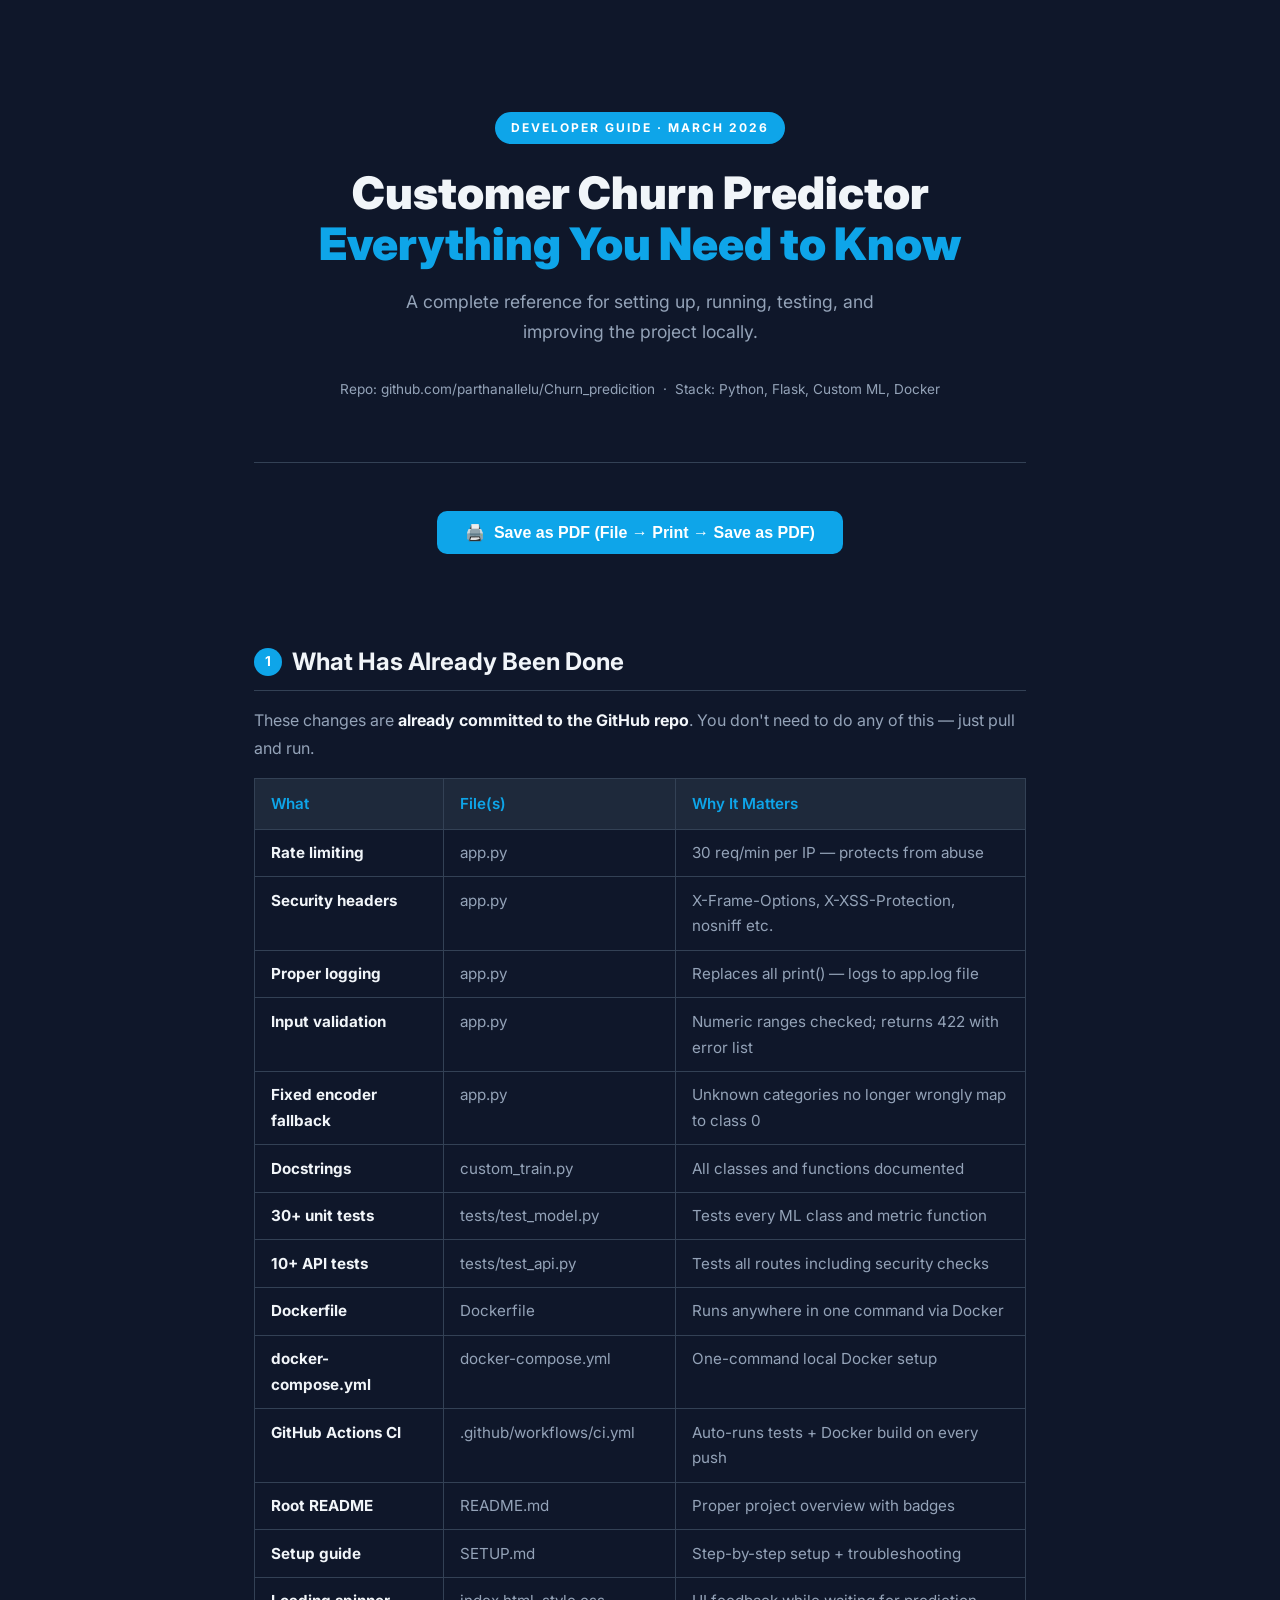
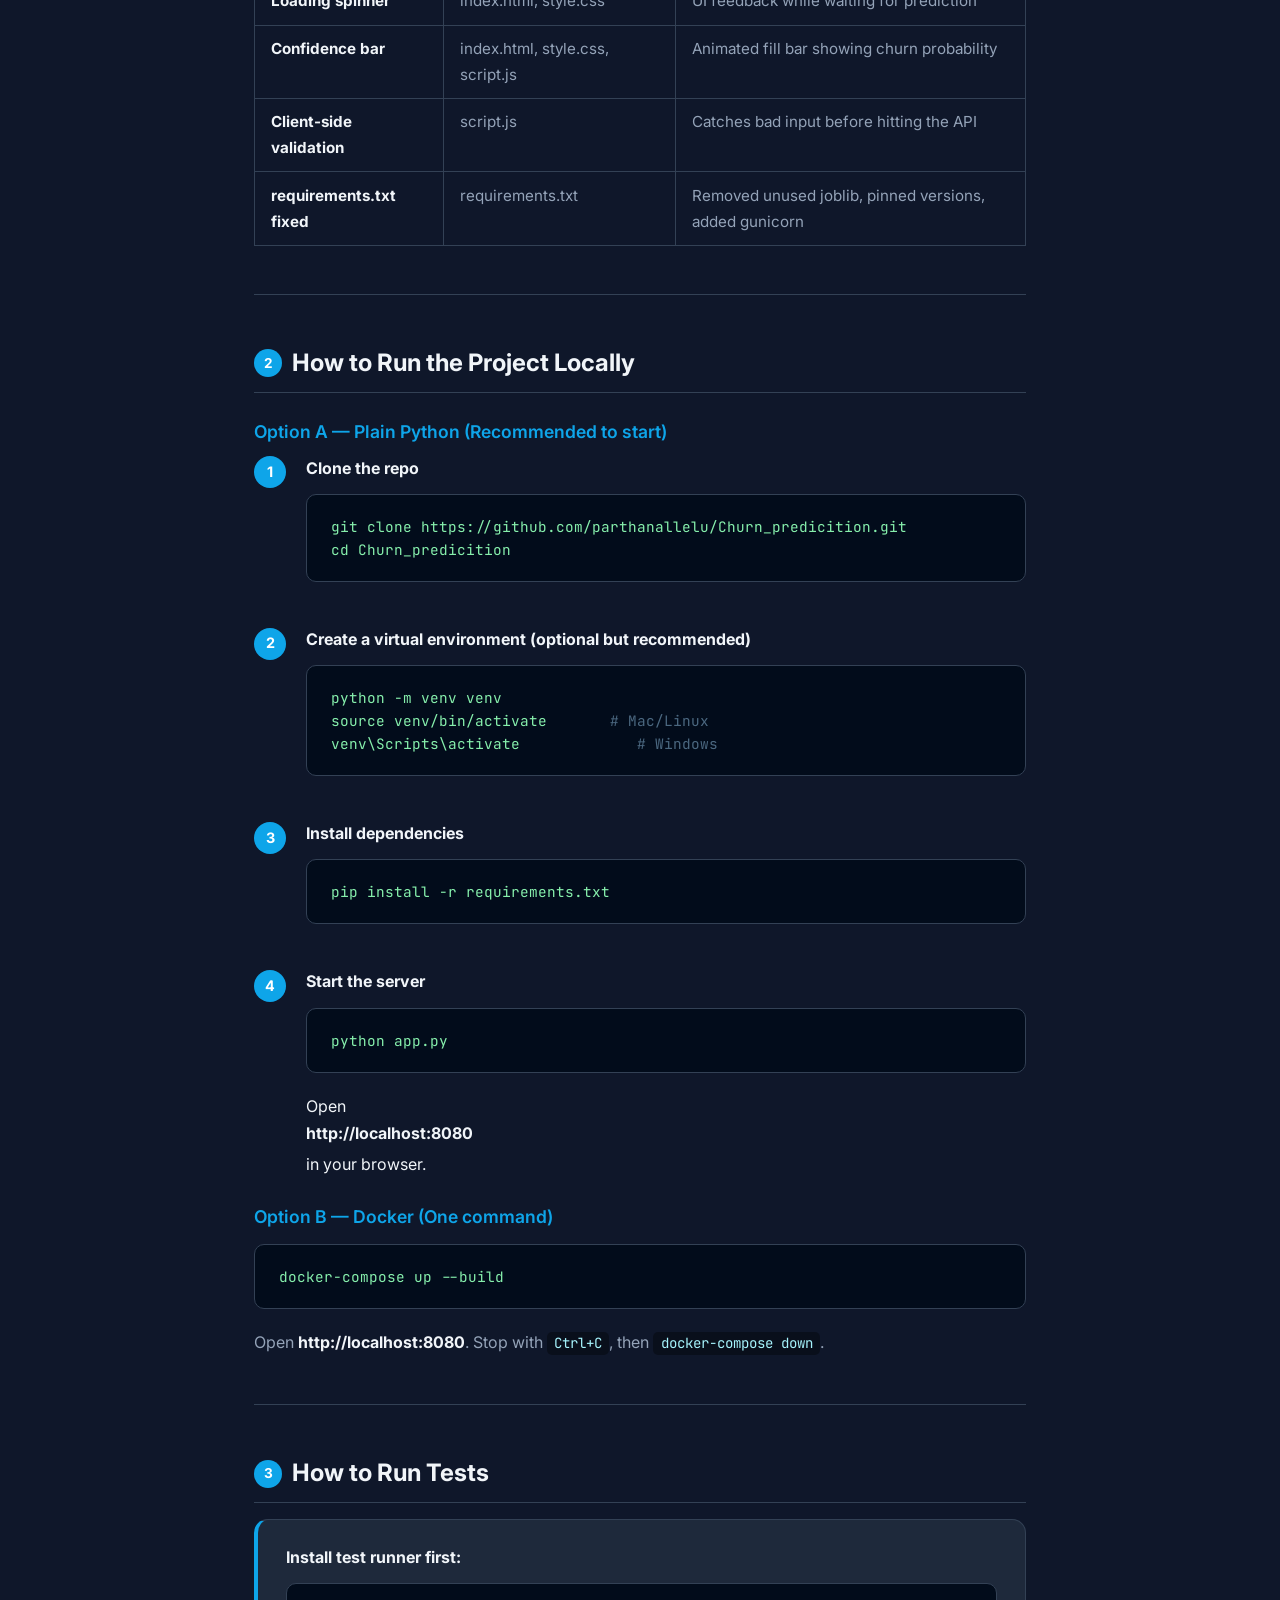
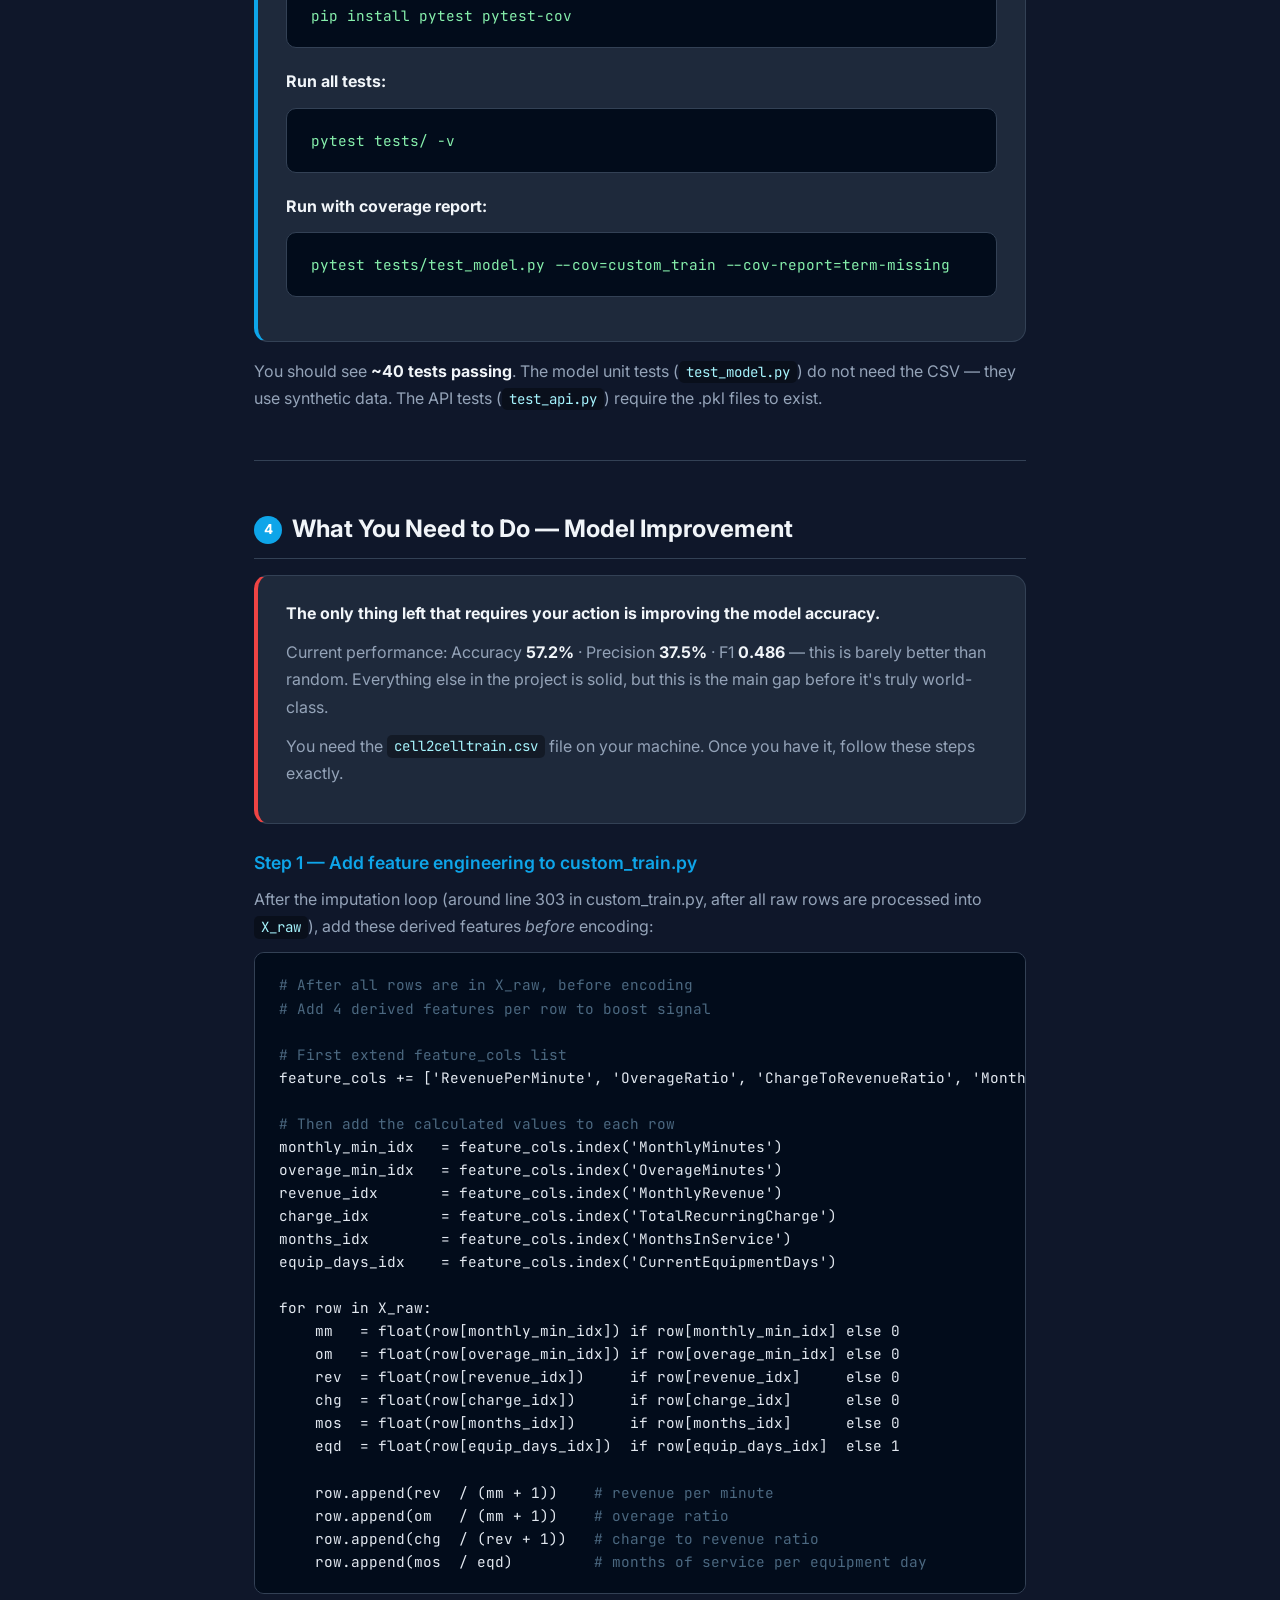
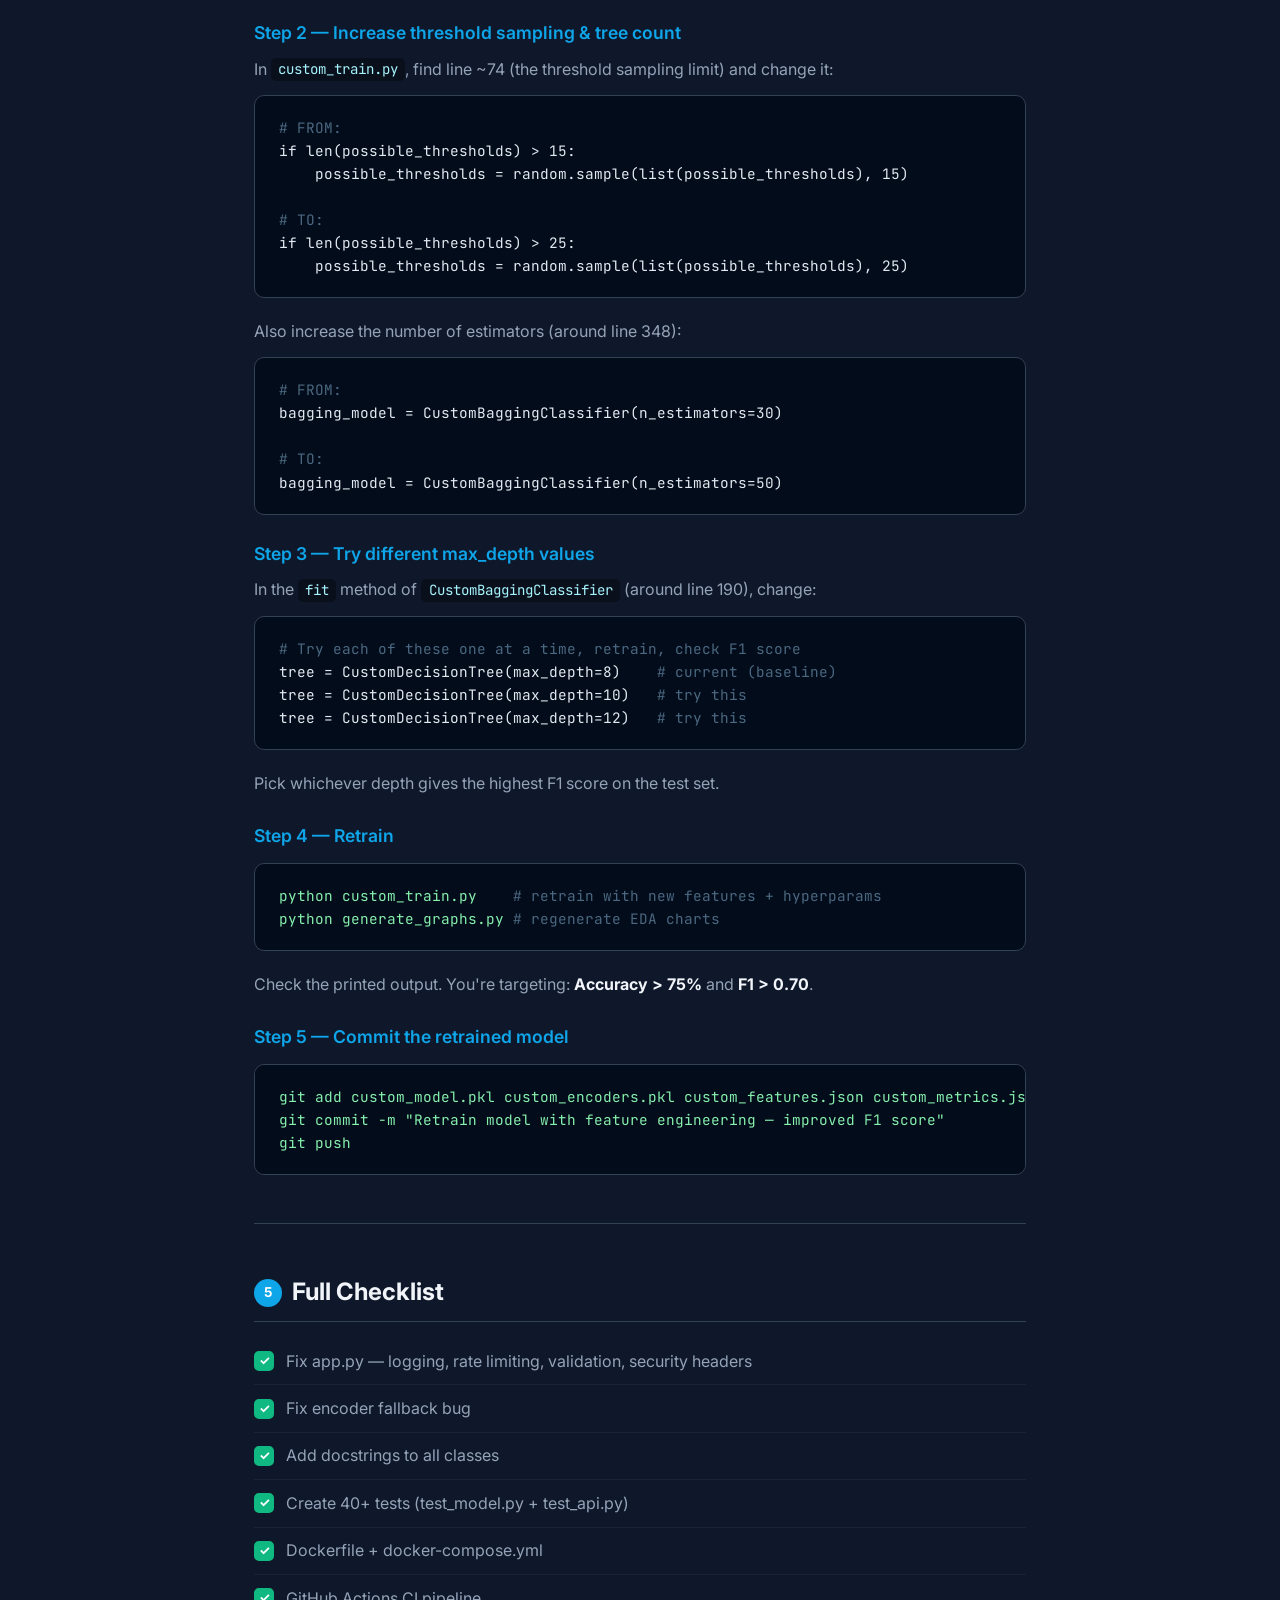
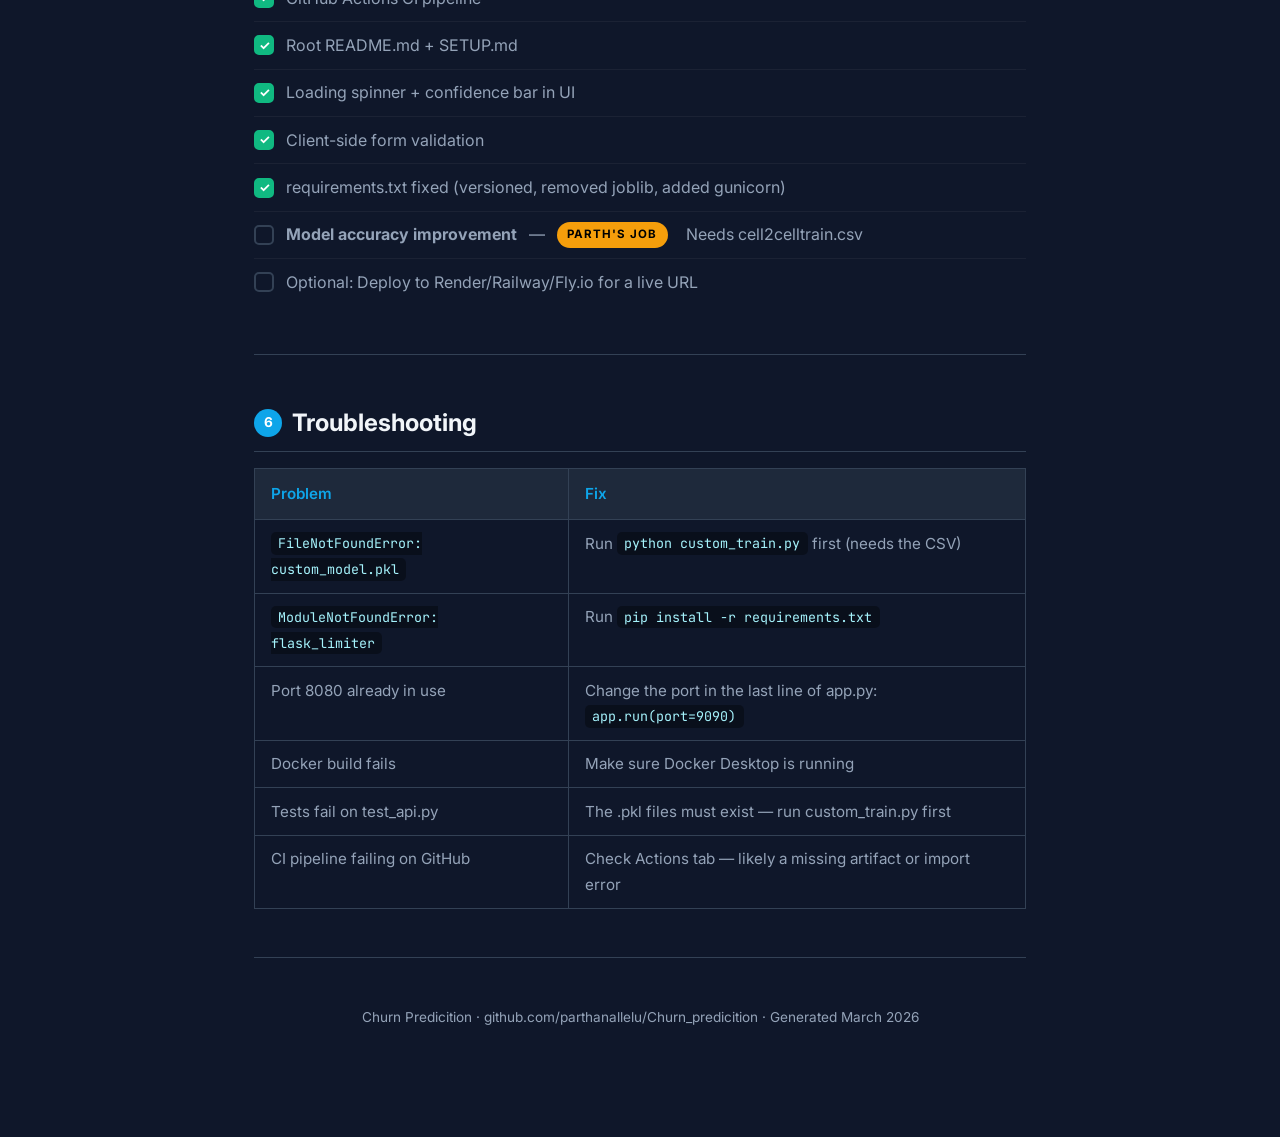
<file: FOR_PARTH.html>
<!DOCTYPE html>
<html lang="en">
<head>
<meta charset="UTF-8"/>
<meta name="viewport" content="width=device-width, initial-scale=1.0"/>
<title>Churn Predictor — Parth's Guide</title>
<style>
  @import url('https://fonts.googleapis.com/css2?family=Inter:wght@400;600;700;900&family=JetBrains+Mono:wght@400;600&display=swap');

  :root {
    --blue: #0ea5e9;
    --green: #10b981;
    --red: #ef4444;
    --yellow: #f59e0b;
    --dark: #0f172a;
    --mid: #1e293b;
    --border: #334155;
    --text: #f1f5f9;
    --muted: #94a3b8;
  }

  * { box-sizing: border-box; margin: 0; padding: 0; }

  body {
    font-family: 'Inter', system-ui, sans-serif;
    background: var(--dark);
    color: var(--text);
    padding: 3rem 4rem;
    max-width: 900px;
    margin: 0 auto;
    line-height: 1.7;
  }

  @media print {
    body { background: white; color: black; padding: 1.5rem; }
    .no-print { display: none; }
    .card { border: 1px solid #ccc; background: #f9f9f9; }
    code, pre { background: #f0f0f0 !important; color: #333 !important; }
    h1, h2, h3 { color: #0f172a !important; }
    .tag { color: white !important; }
  }

  /* ── Cover ── */
  .cover {
    text-align: center;
    padding: 4rem 0 3rem;
    border-bottom: 1px solid var(--border);
    margin-bottom: 3rem;
  }
  .cover .badge {
    display: inline-block;
    background: var(--blue);
    color: white;
    font-size: 0.75rem;
    font-weight: 700;
    letter-spacing: 2px;
    text-transform: uppercase;
    padding: 0.35rem 1rem;
    border-radius: 100px;
    margin-bottom: 1.5rem;
  }
  .cover h1 {
    font-size: 2.8rem;
    font-weight: 900;
    line-height: 1.15;
    margin-bottom: 1rem;
  }
  .cover h1 span { color: var(--blue); }
  .cover .subtitle {
    font-size: 1.1rem;
    color: var(--muted);
    max-width: 540px;
    margin: 0 auto 2rem;
  }
  .cover .meta {
    font-size: 0.85rem;
    color: var(--muted);
  }

  /* ── Print button ── */
  .print-btn {
    display: inline-flex;
    align-items: center;
    gap: 0.5rem;
    background: var(--blue);
    color: white;
    border: none;
    padding: 0.75rem 1.75rem;
    border-radius: 10px;
    font-size: 1rem;
    font-weight: 600;
    cursor: pointer;
    margin-bottom: 3rem;
    transition: background 0.2s;
  }
  .print-btn:hover { background: #0284c7; }

  /* ── Sections ── */
  h2 {
    font-size: 1.5rem;
    font-weight: 700;
    margin: 2.5rem 0 1rem;
    padding-bottom: 0.5rem;
    border-bottom: 1px solid var(--border);
    display: flex;
    align-items: center;
    gap: 0.6rem;
  }
  h2 .num {
    background: var(--blue);
    color: white;
    font-size: 0.85rem;
    font-weight: 700;
    width: 28px; height: 28px;
    border-radius: 50%;
    display: inline-flex;
    align-items: center;
    justify-content: center;
    flex-shrink: 0;
  }
  h3 {
    font-size: 1.1rem;
    font-weight: 600;
    color: var(--blue);
    margin: 1.5rem 0 0.5rem;
  }

  p { margin-bottom: 0.75rem; color: var(--muted); }
  p strong { color: var(--text); }

  /* ── Cards ── */
  .card {
    background: var(--mid);
    border: 1px solid var(--border);
    border-radius: 14px;
    padding: 1.5rem 1.75rem;
    margin: 1rem 0;
  }
  .card.green { border-left: 4px solid var(--green); }
  .card.yellow { border-left: 4px solid var(--yellow); }
  .card.red { border-left: 4px solid var(--red); }
  .card.blue { border-left: 4px solid var(--blue); }

  /* ── Code ── */
  code {
    font-family: 'JetBrains Mono', monospace;
    background: rgba(0,0,0,0.35);
    padding: 0.15rem 0.45rem;
    border-radius: 5px;
    font-size: 0.88em;
    color: #a5f3fc;
  }
  pre {
    font-family: 'JetBrains Mono', monospace;
    background: #020c1b;
    border: 1px solid var(--border);
    border-radius: 10px;
    padding: 1.25rem 1.5rem;
    margin: 0.75rem 0 1.25rem;
    overflow-x: auto;
    font-size: 0.9rem;
    color: #e2e8f0;
    line-height: 1.6;
  }
  pre .comment { color: #4b6880; }
  pre .cmd { color: #86efac; }

  /* ── Steps ── */
  .steps { counter-reset: step; }
  .step {
    display: flex;
    gap: 1.25rem;
    margin-bottom: 1.5rem;
    align-items: flex-start;
  }
  .step-num {
    counter-increment: step;
    background: var(--blue);
    color: white;
    font-weight: 700;
    font-size: 0.9rem;
    min-width: 32px; height: 32px;
    border-radius: 50%;
    display: flex;
    align-items: center;
    justify-content: center;
    flex-shrink: 0;
    margin-top: 0.1rem;
  }
  .step-body { flex: 1; }
  .step-body strong { display: block; margin-bottom: 0.25rem; color: var(--text); }

  /* ── Tags ── */
  .tag {
    display: inline-block;
    font-size: 0.72rem;
    font-weight: 700;
    letter-spacing: 1px;
    text-transform: uppercase;
    padding: 0.2rem 0.65rem;
    border-radius: 100px;
    margin-right: 0.4rem;
  }
  .tag-done   { background: var(--green);  color: #fff; }
  .tag-parth  { background: var(--yellow); color: #000; }
  .tag-easy   { background: #6366f1;       color: #fff; }

  /* ── Table ── */
  table { width: 100%; border-collapse: collapse; margin: 1rem 0; font-size: 0.95rem; }
  th { background: var(--mid); color: var(--blue); font-weight: 600; text-align: left; padding: 0.75rem 1rem; border: 1px solid var(--border); }
  td { padding: 0.65rem 1rem; border: 1px solid var(--border); color: var(--muted); vertical-align: top; }
  td strong { color: var(--text); }
  tr:hover td { background: rgba(255,255,255,0.02); }

  /* ── Checklist ── */
  .checklist { list-style: none; padding: 0; }
  .checklist li {
    padding: 0.6rem 0;
    border-bottom: 1px solid rgba(255,255,255,0.05);
    display: flex;
    align-items: center;
    gap: 0.75rem;
    color: var(--muted);
  }
  .checklist li:last-child { border-bottom: none; }
  .check-box {
    width: 20px; height: 20px;
    border: 2px solid var(--border);
    border-radius: 5px;
    flex-shrink: 0;
  }
  .check-done {
    background: var(--green);
    border-color: var(--green);
    display: flex; align-items: center; justify-content: center;
  }
  .check-done::after { content: '✓'; color: white; font-size: 0.8rem; font-weight: 700; }

  .divider { border: none; border-top: 1px solid var(--border); margin: 3rem 0; }
</style>
</head>
<body>

<!-- Cover -->
<div class="cover">
  <div class="badge">Developer Guide · March 2026</div>
  <h1>Customer Churn Predictor<br><span>Everything You Need to Know</span></h1>
  <p class="subtitle">A complete reference for setting up, running, testing, and improving the project locally.</p>
  <p class="meta">Repo: github.com/parthanallelu/Churn_predicition &nbsp;·&nbsp; Stack: Python, Flask, Custom ML, Docker</p>
</div>

<!-- Print button -->
<div class="no-print" style="text-align:center">
  <button class="print-btn" onclick="window.print()">
    🖨️ &nbsp;Save as PDF (File → Print → Save as PDF)
  </button>
</div>

<!-- SECTION 1 -->
<h2><span class="num">1</span> What Has Already Been Done</h2>
<p>These changes are <strong>already committed to the GitHub repo</strong>. You don't need to do any of this — just pull and run.</p>

<table>
  <thead><tr><th>What</th><th>File(s)</th><th>Why It Matters</th></tr></thead>
  <tbody>
    <tr><td><strong>Rate limiting</strong></td><td>app.py</td><td>30 req/min per IP — protects from abuse</td></tr>
    <tr><td><strong>Security headers</strong></td><td>app.py</td><td>X-Frame-Options, X-XSS-Protection, nosniff etc.</td></tr>
    <tr><td><strong>Proper logging</strong></td><td>app.py</td><td>Replaces all print() — logs to app.log file</td></tr>
    <tr><td><strong>Input validation</strong></td><td>app.py</td><td>Numeric ranges checked; returns 422 with error list</td></tr>
    <tr><td><strong>Fixed encoder fallback</strong></td><td>app.py</td><td>Unknown categories no longer wrongly map to class 0</td></tr>
    <tr><td><strong>Docstrings</strong></td><td>custom_train.py</td><td>All classes and functions documented</td></tr>
    <tr><td><strong>30+ unit tests</strong></td><td>tests/test_model.py</td><td>Tests every ML class and metric function</td></tr>
    <tr><td><strong>10+ API tests</strong></td><td>tests/test_api.py</td><td>Tests all routes including security checks</td></tr>
    <tr><td><strong>Dockerfile</strong></td><td>Dockerfile</td><td>Runs anywhere in one command via Docker</td></tr>
    <tr><td><strong>docker-compose.yml</strong></td><td>docker-compose.yml</td><td>One-command local Docker setup</td></tr>
    <tr><td><strong>GitHub Actions CI</strong></td><td>.github/workflows/ci.yml</td><td>Auto-runs tests + Docker build on every push</td></tr>
    <tr><td><strong>Root README</strong></td><td>README.md</td><td>Proper project overview with badges</td></tr>
    <tr><td><strong>Setup guide</strong></td><td>SETUP.md</td><td>Step-by-step setup + troubleshooting</td></tr>
    <tr><td><strong>Loading spinner</strong></td><td>index.html, style.css</td><td>UI feedback while waiting for prediction</td></tr>
    <tr><td><strong>Confidence bar</strong></td><td>index.html, style.css, script.js</td><td>Animated fill bar showing churn probability</td></tr>
    <tr><td><strong>Client-side validation</strong></td><td>script.js</td><td>Catches bad input before hitting the API</td></tr>
    <tr><td><strong>requirements.txt fixed</strong></td><td>requirements.txt</td><td>Removed unused joblib, pinned versions, added gunicorn</td></tr>
  </tbody>
</table>

<hr class="divider"/>

<!-- SECTION 2 -->
<h2><span class="num">2</span> How to Run the Project Locally</h2>

<h3>Option A — Plain Python (Recommended to start)</h3>
<div class="steps">
  <div class="step">
    <div class="step-num"></div>
    <div class="step-body">
      <strong>Clone the repo</strong>
      <pre><span class="cmd">git clone https://github.com/parthanallelu/Churn_predicition.git
cd Churn_predicition</span></pre>
    </div>
  </div>
  <div class="step">
    <div class="step-num"></div>
    <div class="step-body">
      <strong>Create a virtual environment (optional but recommended)</strong>
      <pre><span class="cmd">python -m venv venv
source venv/bin/activate</span>       <span class="comment"># Mac/Linux</span>
<span class="cmd">venv\Scripts\activate</span>             <span class="comment"># Windows</span></pre>
    </div>
  </div>
  <div class="step">
    <div class="step-num"></div>
    <div class="step-body">
      <strong>Install dependencies</strong>
      <pre><span class="cmd">pip install -r requirements.txt</span></pre>
    </div>
  </div>
  <div class="step">
    <div class="step-num"></div>
    <div class="step-body">
      <strong>Start the server</strong>
      <pre><span class="cmd">python app.py</span></pre>
      Open <strong>http://localhost:8080</strong> in your browser.
    </div>
  </div>
</div>

<h3>Option B — Docker (One command)</h3>
<pre><span class="cmd">docker-compose up --build</span></pre>
<p>Open <strong>http://localhost:8080</strong>. Stop with <code>Ctrl+C</code>, then <code>docker-compose down</code>.</p>

<hr class="divider"/>

<!-- SECTION 3 -->
<h2><span class="num">3</span> How to Run Tests</h2>

<div class="card blue">
  <p><strong>Install test runner first:</strong></p>
  <pre><span class="cmd">pip install pytest pytest-cov</span></pre>
  <p><strong>Run all tests:</strong></p>
  <pre><span class="cmd">pytest tests/ -v</span></pre>
  <p><strong>Run with coverage report:</strong></p>
  <pre><span class="cmd">pytest tests/test_model.py --cov=custom_train --cov-report=term-missing</span></pre>
</div>

<p>You should see <strong>~40 tests passing</strong>. The model unit tests (<code>test_model.py</code>) do not need the CSV — they use synthetic data. The API tests (<code>test_api.py</code>) require the .pkl files to exist.</p>

<hr class="divider"/>

<!-- SECTION 4 — PARTH'S JOB -->
<h2><span class="num">4</span> What You Need to Do — Model Improvement</h2>

<div class="card red">
  <p><strong>The only thing left that requires your action is improving the model accuracy.</strong></p>
  <p>Current performance: Accuracy <strong>57.2%</strong> · Precision <strong>37.5%</strong> · F1 <strong>0.486</strong> — this is barely better than random. Everything else in the project is solid, but this is the main gap before it's truly world-class.</p>
  <p>You need the <code>cell2celltrain.csv</code> file on your machine. Once you have it, follow these steps exactly.</p>
</div>

<h3>Step 1 — Add feature engineering to custom_train.py</h3>
<p>After the imputation loop (around line 303 in custom_train.py, after all raw rows are processed into <code>X_raw</code>), add these derived features <em>before</em> encoding:</p>

<pre><span class="comment"># After all rows are in X_raw, before encoding
# Add 4 derived features per row to boost signal</span>

<span class="comment"># First extend feature_cols list</span>
feature_cols += ['RevenuePerMinute', 'OverageRatio', 'ChargeToRevenueRatio', 'MonthsPerDay']

<span class="comment"># Then add the calculated values to each row</span>
monthly_min_idx   = feature_cols.index('MonthlyMinutes')
overage_min_idx   = feature_cols.index('OverageMinutes')
revenue_idx       = feature_cols.index('MonthlyRevenue')
charge_idx        = feature_cols.index('TotalRecurringCharge')
months_idx        = feature_cols.index('MonthsInService')
equip_days_idx    = feature_cols.index('CurrentEquipmentDays')

for row in X_raw:
    mm   = float(row[monthly_min_idx]) if row[monthly_min_idx] else 0
    om   = float(row[overage_min_idx]) if row[overage_min_idx] else 0
    rev  = float(row[revenue_idx])     if row[revenue_idx]     else 0
    chg  = float(row[charge_idx])      if row[charge_idx]      else 0
    mos  = float(row[months_idx])      if row[months_idx]      else 0
    eqd  = float(row[equip_days_idx])  if row[equip_days_idx]  else 1

    row.append(rev  / (mm + 1))    <span class="comment"># revenue per minute</span>
    row.append(om   / (mm + 1))    <span class="comment"># overage ratio</span>
    row.append(chg  / (rev + 1))   <span class="comment"># charge to revenue ratio</span>
    row.append(mos  / eqd)         <span class="comment"># months of service per equipment day</span></pre>

<h3>Step 2 — Increase threshold sampling &amp; tree count</h3>
<p>In <code>custom_train.py</code>, find line ~74 (the threshold sampling limit) and change it:</p>
<pre><span class="comment"># FROM:</span>
if len(possible_thresholds) > 15:
    possible_thresholds = random.sample(list(possible_thresholds), 15)

<span class="comment"># TO:</span>
if len(possible_thresholds) > 25:
    possible_thresholds = random.sample(list(possible_thresholds), 25)</pre>

<p>Also increase the number of estimators (around line 348):</p>
<pre><span class="comment"># FROM:</span>
bagging_model = CustomBaggingClassifier(n_estimators=30)

<span class="comment"># TO:</span>
bagging_model = CustomBaggingClassifier(n_estimators=50)</pre>

<h3>Step 3 — Try different max_depth values</h3>
<p>In the <code>fit</code> method of <code>CustomBaggingClassifier</code> (around line 190), change:</p>
<pre><span class="comment"># Try each of these one at a time, retrain, check F1 score</span>
tree = CustomDecisionTree(max_depth=8)    <span class="comment"># current (baseline)</span>
tree = CustomDecisionTree(max_depth=10)   <span class="comment"># try this</span>
tree = CustomDecisionTree(max_depth=12)   <span class="comment"># try this</span></pre>
<p>Pick whichever depth gives the highest F1 score on the test set.</p>

<h3>Step 4 — Retrain</h3>
<pre><span class="cmd">python custom_train.py</span>    <span class="comment"># retrain with new features + hyperparams</span>
<span class="cmd">python generate_graphs.py</span> <span class="comment"># regenerate EDA charts</span></pre>
<p>Check the printed output. You're targeting: <strong>Accuracy &gt; 75%</strong> and <strong>F1 &gt; 0.70</strong>.</p>

<h3>Step 5 — Commit the retrained model</h3>
<pre><span class="cmd">git add custom_model.pkl custom_encoders.pkl custom_features.json custom_metrics.json custom_plot_data.json static/images/
git commit -m "Retrain model with feature engineering — improved F1 score"
git push</span></pre>

<hr class="divider"/>

<!-- SECTION 5 -->
<h2><span class="num">5</span> Full Checklist</h2>

<ul class="checklist">
  <li><div class="check-box check-done"></div> Fix app.py — logging, rate limiting, validation, security headers</li>
  <li><div class="check-box check-done"></div> Fix encoder fallback bug</li>
  <li><div class="check-box check-done"></div> Add docstrings to all classes</li>
  <li><div class="check-box check-done"></div> Create 40+ tests (test_model.py + test_api.py)</li>
  <li><div class="check-box check-done"></div> Dockerfile + docker-compose.yml</li>
  <li><div class="check-box check-done"></div> GitHub Actions CI pipeline</li>
  <li><div class="check-box check-done"></div> Root README.md + SETUP.md</li>
  <li><div class="check-box check-done"></div> Loading spinner + confidence bar in UI</li>
  <li><div class="check-box check-done"></div> Client-side form validation</li>
  <li><div class="check-box check-done"></div> requirements.txt fixed (versioned, removed joblib, added gunicorn)</li>
  <li><div class="check-box"></div> <strong>Model accuracy improvement</strong> — <span class="tag tag-parth">Parth's job</span> Needs cell2celltrain.csv</li>
  <li><div class="check-box"></div> Optional: Deploy to Render/Railway/Fly.io for a live URL</li>
</ul>

<hr class="divider"/>

<!-- SECTION 6 -->
<h2><span class="num">6</span> Troubleshooting</h2>

<table>
  <thead><tr><th>Problem</th><th>Fix</th></tr></thead>
  <tbody>
    <tr><td><code>FileNotFoundError: custom_model.pkl</code></td><td>Run <code>python custom_train.py</code> first (needs the CSV)</td></tr>
    <tr><td><code>ModuleNotFoundError: flask_limiter</code></td><td>Run <code>pip install -r requirements.txt</code></td></tr>
    <tr><td>Port 8080 already in use</td><td>Change the port in the last line of app.py: <code>app.run(port=9090)</code></td></tr>
    <tr><td>Docker build fails</td><td>Make sure Docker Desktop is running</td></tr>
    <tr><td>Tests fail on test_api.py</td><td>The .pkl files must exist — run custom_train.py first</td></tr>
    <tr><td>CI pipeline failing on GitHub</td><td>Check Actions tab — likely a missing artifact or import error</td></tr>
  </tbody>
</table>

<hr class="divider"/>

<p style="text-align:center; font-size:0.85rem; color:var(--muted); padding-bottom:3rem;">
  Churn Predicition · github.com/parthanallelu/Churn_predicition · Generated March 2026
</p>

<script>
  // Auto-number steps
  document.querySelectorAll('.step-num').forEach((el, i) => {
    el.textContent = i + 1;
  });
</script>
</body>
</html>
</file>
